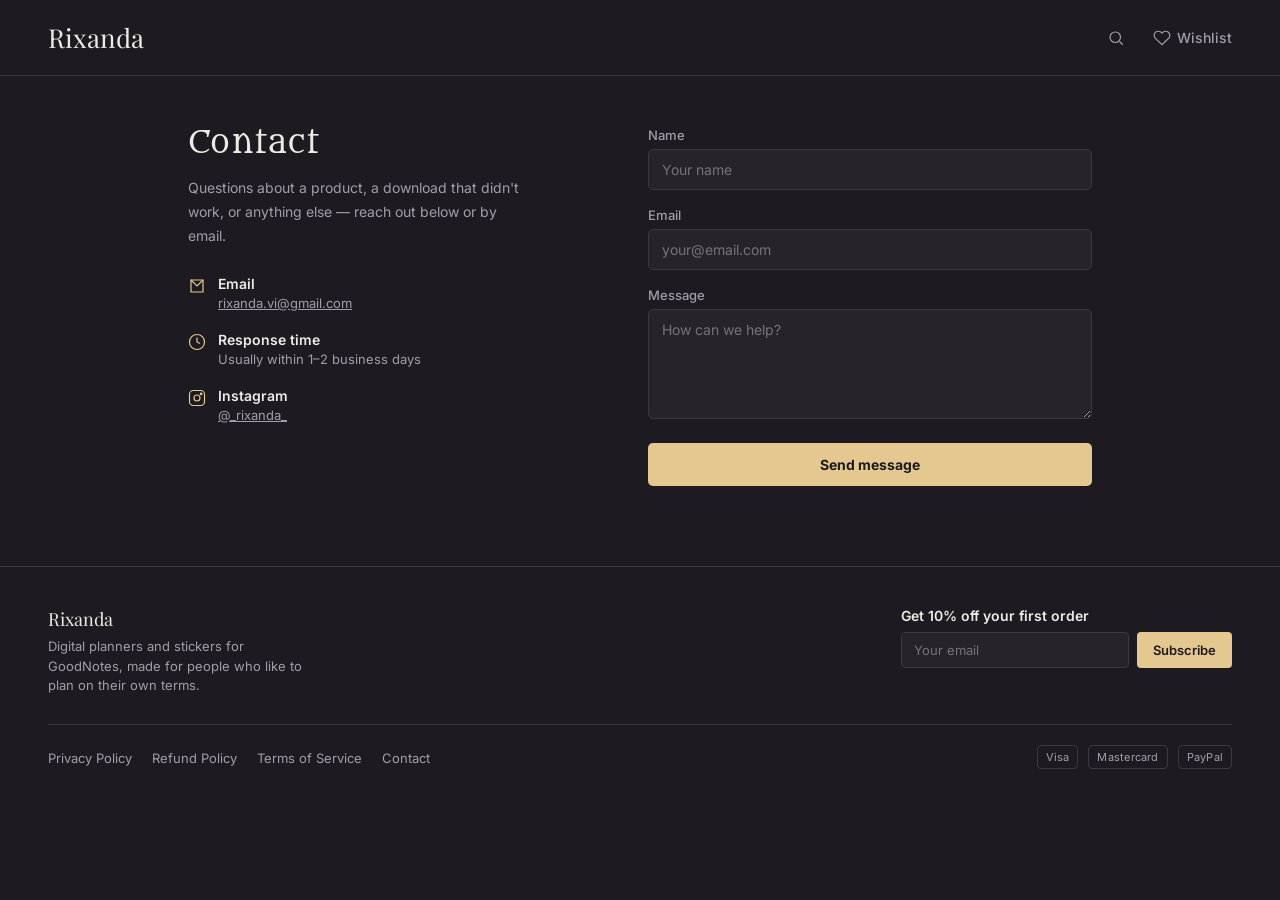
<file: contact.html>
<!DOCTYPE html>
<html lang="en">
<head>
<meta charset="UTF-8">
<meta name="viewport" content="width=device-width, initial-scale=1.0">
<title>Contact — Rixanda</title>
<link rel="preconnect" href="https://fonts.googleapis.com">
<link href="https://fonts.googleapis.com/css2?family=Playfair+Display:ital,wght@0,500;0,700;1,500;1,600&family=Inter:wght@400;500;600;700&display=swap" rel="stylesheet">
<link rel="stylesheet" href="style.css">
<link rel="icon" type="image/png" sizes="32x32" href="assets/favicon-32.png">
<link rel="apple-touch-icon" sizes="180x180" href="assets/favicon-180.png">
<meta property="og:site_name" content="Rixanda">
<meta property="og:title" content="Contact — Rixanda">
<meta property="og:description" content="Digital planners and stickers for GoodNotes — instant download.">
<meta property="og:image" content="https://rixanda.github.io/rixanda-site/assets/hero.jpg">
<meta property="og:url" content="https://rixanda.github.io/rixanda-site/contact.html">
<meta property="og:type" content="website">
<meta name="twitter:card" content="summary_large_image">

</head>
<body>


<nav>
  <a href="index.html" style="text-decoration:none;"><div class="logo">Rixanda</div></a>
  <div class="nav-right">
    <button class="icon-link">
      <svg viewBox="0 0 24 24"><circle cx="11" cy="11" r="7"/><path d="m21 21-4.3-4.3"/></svg>
    </button>
    <a class="icon-link text-hide-mobile" href="wishlist.html">
      <svg viewBox="0 0 24 24"><path d="M20.8 4.6a5.5 5.5 0 0 0-7.8 0L12 5.6l-1-1a5.5 5.5 0 0 0-7.8 7.8l1 1L12 21l7.8-7.6 1-1a5.5 5.5 0 0 0 0-7.8z"/></svg>
      <span>Wishlist</span>
    </a>
    <button class="hamburger" onclick="document.getElementById('mmenu').classList.toggle('open')">
      <svg viewBox="0 0 24 24"><path d="M4 7h16M4 12h16M4 17h16"/></svg>
    </button>
  </div>
  <div class="mobile-menu" id="mmenu">
    <a href="#">All</a>
    <a href="#">Digital Planners</a>
    <a href="#">Digital Stickers</a>
    <a href="wishlist.html">Wishlist</a>
  </div>
</nav>

<div class="contact-wrap">
  <div>
    <h1 class="contact-title display">Contact</h1>
    <p class="contact-intro">Questions about a product, a download that didn't work, or anything else — reach out below or by email.</p>

    <div class="contact-item">
      <svg viewBox="0 0 24 24"><path d="M4 4h16v16H4z"/><path d="m4 4 8 8 8-8"/></svg>
      <div><h4>Email</h4><p><a href="mailto:rixanda.vi@gmail.com">rixanda.vi@gmail.com</a></p></div>
    </div>
    <div class="contact-item">
      <svg viewBox="0 0 24 24"><circle cx="12" cy="12" r="10"/><path d="M12 6v6l4 2"/></svg>
      <div><h4>Response time</h4><p>Usually within 1–2 business days</p></div>
    </div>
    <div class="contact-item">
      <svg viewBox="0 0 24 24"><rect x="2" y="2" width="20" height="20" rx="5"/><circle cx="12" cy="12" r="4"/><circle cx="17.5" cy="6.5" r="1"/></svg>
      <div><h4>Instagram</h4><p><a href="https://www.instagram.com/_rixanda_" target="_blank" rel="noopener">@_rixanda_</a></p></div>
    </div>
  </div>

  <form class="contact-form" onsubmit="return false;">
    <div>
      <label>Name</label>
      <input type="text" placeholder="Your name">
    </div>
    <div>
      <label>Email</label>
      <input type="email" placeholder="your@email.com">
    </div>
    <div>
      <label>Message</label>
      <textarea placeholder="How can we help?"></textarea>
    </div>
    <button type="submit">Send message</button>
  </form>
</div>

<footer>
  <div class="footer-top">
    <div class="footer-brand">
      <div class="logo" style="font-size:18px;">Rixanda</div>
      <p>Digital planners and stickers for GoodNotes, made for people who like to plan on their own terms.</p>
    </div>
    <div class="newsletter">
      <h4>Get 10% off your first order</h4>
      <form onsubmit="return false;">
        <input type="email" placeholder="Your email">
        <button type="submit">Subscribe</button>
      </form>
    </div>
  </div>
  <div class="footer-bottom">
    <ul class="footer-links">
      <li><a href="legal.html">Privacy Policy</a></li>
      <li><a href="legal.html">Refund Policy</a></li>
      <li><a href="legal.html">Terms of Service</a></li>
      <li><a href="contact.html">Contact</a></li>
    </ul>
    <div class="payment-icons">
      <span class="pay-chip">Visa</span>
      <span class="pay-chip">Mastercard</span>
      <span class="pay-chip">PayPal</span>
    </div>
  </div>
</footer>


</body>
</html>
</file>
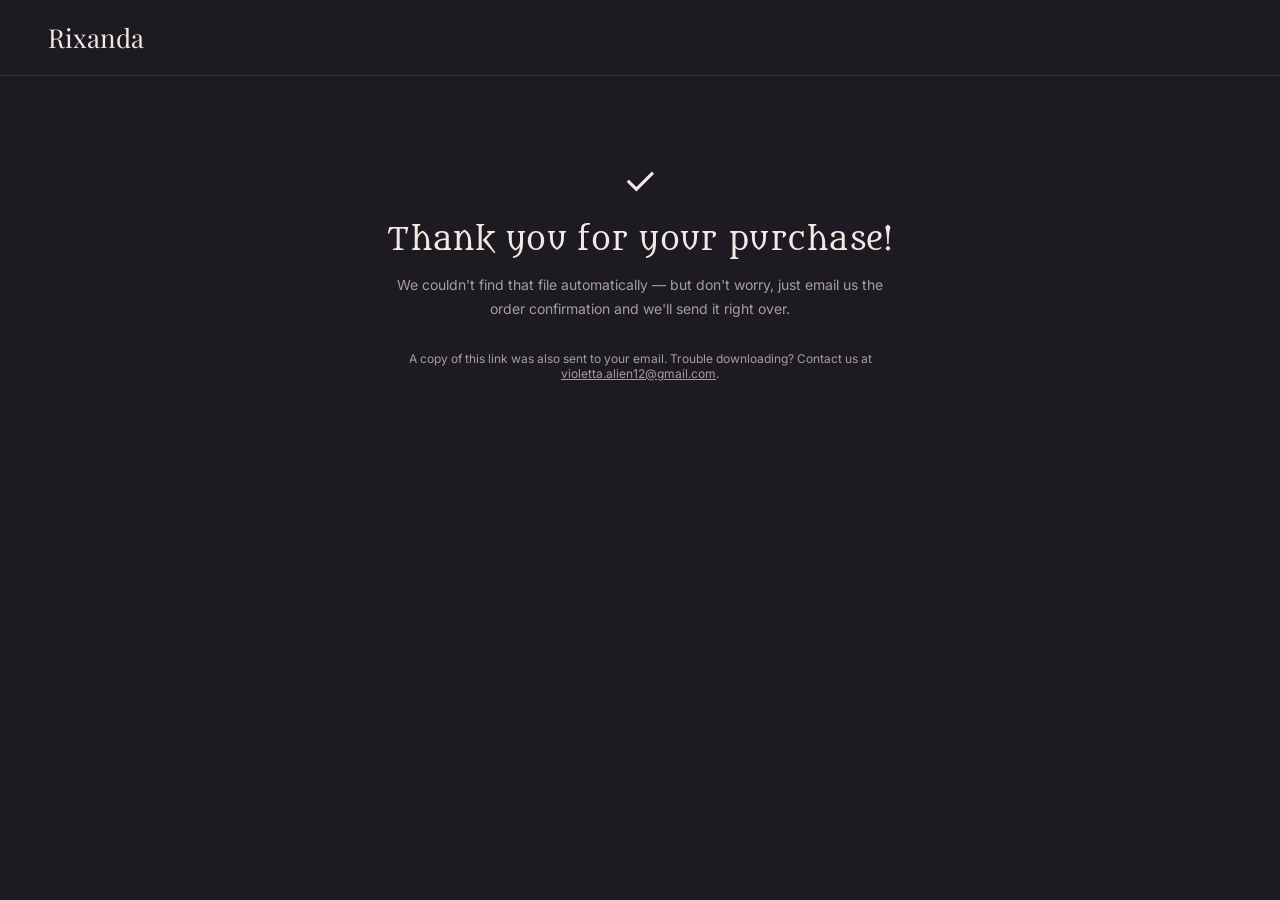
<file: download.html>
<!DOCTYPE html>
<html lang="en">
<head>
<meta charset="UTF-8">
<meta name="viewport" content="width=device-width, initial-scale=1.0">
<title>Thank you — Rixanda</title>
<link rel="preconnect" href="https://fonts.googleapis.com">
<link href="https://fonts.googleapis.com/css2?family=Playfair+Display:ital,wght@0,500;0,700;1,500;1,600&family=Inter:wght@400;500;600;700&display=swap" rel="stylesheet">
<link rel="stylesheet" href="style.css">
<link rel="icon" type="image/png" sizes="32x32" href="assets/favicon-32.png">
<link rel="apple-touch-icon" sizes="180x180" href="assets/favicon-180.png">
<meta name="robots" content="noindex">
<style>
  .dl-wrap {
    max-width: 560px; margin: 0 auto; padding: 80px 24px;
    text-align: center;
  }
  .dl-icon { font-size: 40px; margin-bottom: 16px; }
  .dl-title { font-size: 30px; margin: 0 0 14px; }
  .dl-text { font-size: 14px; color: var(--text-soft); line-height: 1.7; margin: 0 0 30px; }
  .dl-btn {
    display: inline-block; background: var(--accent-soft); color: var(--bg);
    font-weight: 700; font-size: 15px; padding: 15px 30px; border-radius: 6px;
    text-decoration: none;
  }
  .dl-note { margin-top: 22px; font-size: 12px; color: var(--text-soft); }
  .dl-note a { color: var(--text-soft); }
</style>
</head>
<body>

<nav>
  <a href="index.html" style="text-decoration:none;"><div class="logo">Rixanda</div></a>
</nav>

<div class="dl-wrap">
  <div class="dl-icon">✓</div>
  <h1 class="dl-title display">Thank you for your purchase!</h1>
  <p class="dl-text" id="dl-message">Loading your file…</p>
  <a class="dl-btn" id="dl-button" href="#" style="display:none;">Download your file</a>
  <p class="dl-note">A copy of this link was also sent to your email. Trouble downloading? Contact us at <a href="mailto:violetta.alien12@gmail.com">violetta.alien12@gmail.com</a>.</p>
</div>

<script src="products.js?v=2"></script>
<script>
  (function() {
    const params = new URLSearchParams(window.location.search);
    const id = params.get('id');
    fetch('data/products.json')
      .then(r => r.json())
      .then(data => {
        const p = (data.products || []).find(x => x.id === id);
        const msgEl = document.getElementById('dl-message');
        const btnEl = document.getElementById('dl-button');
        if (p && p.file_url) {
          msgEl.textContent = 'Your file — "' + p.name + '" — is ready.';
          btnEl.href = p.file_url;
          btnEl.setAttribute('download', '');
          btnEl.style.display = 'inline-block';
        } else {
          msgEl.textContent = "We couldn't find that file automatically — but don't worry, just email us the order confirmation and we'll send it right over.";
        }
      });
  })();
</script>

</body>
</html>
</file>
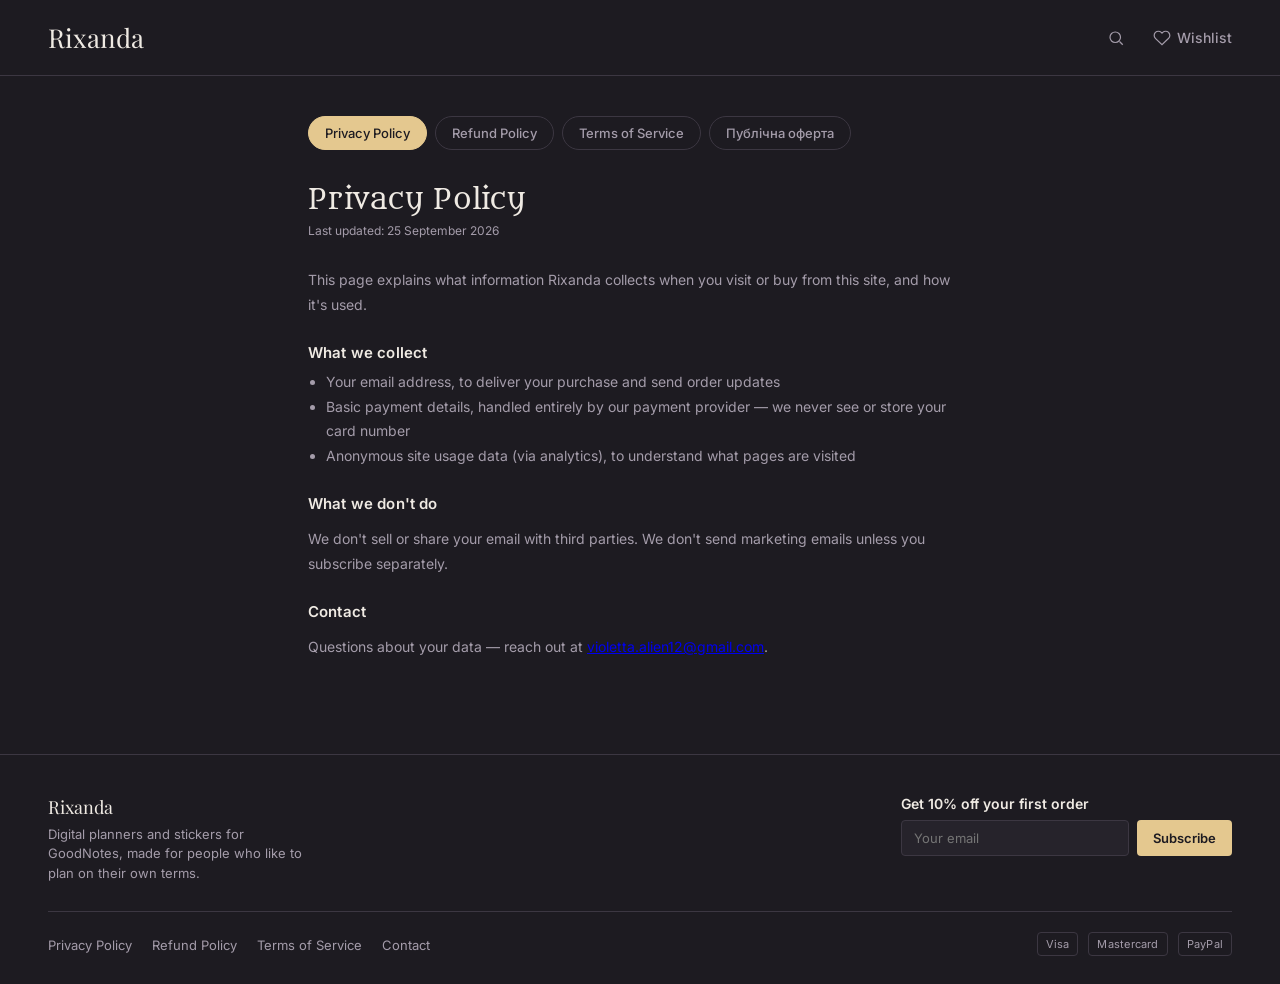
<file: legal.html>
<!DOCTYPE html>
<html lang="en">
<head>
<meta charset="UTF-8">
<meta name="viewport" content="width=device-width, initial-scale=1.0">
<title>Policies — Rixanda</title>
<link rel="preconnect" href="https://fonts.googleapis.com">
<link href="https://fonts.googleapis.com/css2?family=Playfair+Display:ital,wght@0,500;0,700;1,500;1,600&family=Inter:wght@400;500;600;700&display=swap" rel="stylesheet">
<link rel="stylesheet" href="style.css">
<link rel="icon" type="image/png" sizes="32x32" href="assets/favicon-32.png">
<link rel="apple-touch-icon" sizes="180x180" href="assets/favicon-180.png">
<meta property="og:site_name" content="Rixanda">
<meta property="og:title" content="Policies — Rixanda">
<meta property="og:description" content="Digital planners and stickers for GoodNotes — instant download.">
<meta property="og:image" content="https://rixanda.github.io/rixanda-site/assets/hero.jpg">
<meta property="og:url" content="https://rixanda.github.io/rixanda-site/legal.html">
<meta property="og:type" content="website">
<meta name="twitter:card" content="summary_large_image">

</head>
<body>


<nav>
  <a href="index.html" style="text-decoration:none;"><div class="logo">Rixanda</div></a>
  <div class="nav-right">
    <button class="icon-link">
      <svg viewBox="0 0 24 24"><circle cx="11" cy="11" r="7"/><path d="m21 21-4.3-4.3"/></svg>
    </button>
    <a class="icon-link text-hide-mobile" href="wishlist.html">
      <svg viewBox="0 0 24 24"><path d="M20.8 4.6a5.5 5.5 0 0 0-7.8 0L12 5.6l-1-1a5.5 5.5 0 0 0-7.8 7.8l1 1L12 21l7.8-7.6 1-1a5.5 5.5 0 0 0 0-7.8z"/></svg>
      <span>Wishlist</span>
    </a>
    <button class="hamburger" onclick="document.getElementById('mmenu').classList.toggle('open')">
      <svg viewBox="0 0 24 24"><path d="M4 7h16M4 12h16M4 17h16"/></svg>
    </button>
  </div>
  <div class="mobile-menu" id="mmenu">
    <a href="#">All</a>
    <a href="#">Digital Planners</a>
    <a href="#">Digital Stickers</a>
    <a href="wishlist.html">Wishlist</a>
  </div>
</nav>

<div class="legal-wrap">
  <div class="legal-tabs">
    <button class="legal-tab active" onclick="showLegal('privacy')">Privacy Policy</button>
    <button class="legal-tab" onclick="showLegal('refund')">Refund Policy</button>
    <button class="legal-tab" onclick="showLegal('terms')">Terms of Service</button>
    <button class="legal-tab" onclick="showLegal('offer')">Публічна оферта</button>
  </div>

  <div id="privacy" class="legal-page active">
    <h1 class="legal-title display">Privacy Policy</h1>
    <p class="legal-updated">Last updated: 25 September 2026</p>
    <div class="legal-body">
      <p>This page explains what information Rixanda collects when you visit or buy from this site, and how it's used.</p>
      <h3>What we collect</h3>
      <ul>
        <li>Your email address, to deliver your purchase and send order updates</li>
        <li>Basic payment details, handled entirely by our payment provider — we never see or store your card number</li>
        <li>Anonymous site usage data (via analytics), to understand what pages are visited</li>
      </ul>
      <h3>What we don't do</h3>
      <p>We don't sell or share your email with third parties. We don't send marketing emails unless you subscribe separately.</p>
      <h3>Contact</h3>
      <p>Questions about your data — reach out at <a href="mailto:violetta.alien12@gmail.com">violetta.alien12@gmail.com</a>.</p>
    </div>
  </div>

  <div id="refund" class="legal-page">
    <h1 class="legal-title display">Refund Policy</h1>
    <p class="legal-updated">Last updated: 25 September 2026</p>
    <div class="legal-body">
      <p>All products sold here are digital and delivered instantly upon purchase.</p>
      <h3>No refunds after download</h3>
      <p>Because the file is available immediately, we're unable to offer refunds once a product has been downloaded or access has been granted — this is standard practice for digital goods and helps keep prices fair for everyone.</p>
      <h3>Exceptions</h3>
      <ul>
        <li>The file is corrupted or won't open</li>
        <li>You were charged twice for the same order</li>
        <li>The product is significantly different from its description</li>
      </ul>
      <p>In these cases, contact us within 7 days of purchase at <a href="mailto:violetta.alien12@gmail.com">violetta.alien12@gmail.com</a> and we'll make it right.</p>
    </div>
  </div>

  <div id="terms" class="legal-page">
    <h1 class="legal-title display">Terms of Service</h1>
    <p class="legal-updated">Last updated: 25 September 2026</p>
    <div class="legal-body">
      <p>By purchasing from this site, you agree to the following.</p>
      <h3>Seller</h3>
      <p>Rixanda is operated by Vita Romaniuk, a registered private entrepreneur (FOP) in Ukraine, operating under the simplified taxation system.</p>
      <h3>License</h3>
      <p>Products are licensed for personal use only. You may not resell, redistribute, share, or publish the files (or parts of them) publicly, and may not use them for commercial purposes without written permission.</p>
      <h3>Payment</h3>
      <p>Prices are listed in USD. Payment is processed securely by our payment provider at checkout. We do not store your card details.</p>
      <h3>Availability</h3>
      <p>We aim to keep all listed products available, but reserve the right to update or remove products at any time.</p>
      <h3>Full legal terms</h3>
      <p>For the complete legally binding terms (in Ukrainian, as required for Ukrainian sellers), see the <a href="javascript:void(0)" onclick="showLegal('offer')">Публічна оферта</a> tab.</p>
    </div>
  </div>

  <div id="offer" class="legal-page">
    <h1 class="legal-title display">Публічна оферта</h1>
    <p class="legal-updated">Востаннє оновлено: 25 вересня 2026</p>
    <div class="legal-body">
      <p>Цей публічний договір встановлює умови продажу цифрових товарів, розміщених на сайті rixanda.github.io/rixanda-site.</p>
      <p>Постачальник за цим Договором — Фізична особа-підприємець Романюк Віта Ярославівна (РНОКПП 3864200282), яка працює на спрощеній системі оподаткування (надалі — Постачальник), з однієї сторони, пропонує будь-якій дієздатній фізичній особі (надалі — Замовник) придбати цифрові товари на умовах цієї оферти.</p>
      <p>Цей Договір є публічним відповідно до статей 633, 641 Цивільного кодексу України, і його умови є однаковими для всіх Замовників. Беззастережне прийняття умов Договору вважається акцептом цієї оферти.</p>

      <h3>1. Загальні положення та визначення термінів</h3>
      <p><strong>Акцепт</strong> — повне, безумовне і беззастережне прийняття Замовником умов цього Договору шляхом здійснення оплати за замовлені Товари.</p>
      <p><strong>Замовник</strong> — дієздатна фізична особа, яка досягла 18 років, вчинила Акцепт умов цього Договору та купує Товари Постачальника.</p>
      <p><strong>Постачальник</strong> — Фізична особа-підприємець Романюк Віта Ярославівна (РНОКПП 3864200282).</p>
      <p><strong>Товари (цифрові продукти)</strong> — надання Постачальником доступу до цифрових товарів та матеріалів у електронній формі (зокрема цифрових планерів, щоденників, шаблонів, електронних стікерів, графічних матеріалів для самостійного друку чи використання в додатках), асортимент та характеристики яких зазначені на сайті.</p>
      <p><strong>Сайт</strong> — вебсторінка за адресою rixanda.github.io/rixanda-site, через яку здійснюється демонстрація та продаж Товарів.</p>

      <h3>2. Акцептування договору та порядок оформлення замовлення</h3>
      <p>2.1. Підтвердженням повного та безумовного акцептування цієї оферти Замовником є внесення ним плати за замовлені Товари.</p>
      <p>2.2. Договір вважається укладеним з моменту надходження коштів на розрахунковий рахунок Постачальника.</p>
      <p>2.3. Здійснюючи оплату, Замовник підтверджує, що він ознайомлений та повністю згоден із цим Договором, описом Товарів та технічними вимогами для їх використання (зокрема щодо наявності необхідного програмного забезпечення для відкриття цифрових планерів або стікерів).</p>
      <p>2.4. Постачальник зобов'язується надати доступ до оплачених цифрових Товарів, а Замовник — прийняти їх на умовах цього Договору.</p>

      <h3>3. Вартість та порядок розрахунків</h3>
      <p>3.1. Вартість Товарів вказується на сторінці відповідного Товару на Сайті.</p>
      <p>3.2. Розрахунки здійснюються у безготівковій формі через платіжні системи, інтегровані на Сайті.</p>
      <p>3.3. Доставка цифрових Товарів здійснюється шляхом надсилання посилання на завантаження або копіювання файлів на електронну пошту, в месенджер або безпосередньо у вікні підтвердження замовлення після успішної оплати.</p>

      <h3>4. Права інтелектуальної власності та умови використання</h3>
      <p>4.1. Усі цифрові товари (планери, стікери, шаблони, елементи дизайну), розміщені на Сайті, є об'єктами інтелектуальної власності Постачальника.</p>
      <p>4.2. Придбання Товару надає Замовнику невиключне право на його особисте використання.</p>
      <p>4.3. Замовнику суворо забороняється: передавати, продавати, дарувати або поширювати цифрові файли (або їх частини) третім особам; використовувати придбані цифрові товари в комерційних цілях без письмової згоди Постачальника; публікувати файли у відкритому доступі в мережі Інтернет.</p>

      <h3>5. Політика повернення коштів</h3>
      <p>5.1. Усі товари, представлені на Сайті, є цифровим контентом, що надається шляхом електронного завантаження або доступу.</p>
      <p>5.2. Відповідно до чинного законодавства України про захист прав споживачів щодо цифрового контенту, право на відмову від договору та повернення коштів втрачається після надання доступу до цифрового товару (надсилання посилання або завантаження файлу), оскільки цифровий товар вважається використаним і не підлягає поверненню.</p>
      <p>5.3. Якщо Замовник зіткнувся з технічними проблемами під час завантаження чи відкриття файлів, Постачальник зобов'язується надати технічну підтримку та повторно надіслати справні файли.</p>

      <h3>6. Відповідальність сторін</h3>
      <p>6.1. Постачальник не несе відповідальності за неможливість використання цифрового товару Замовником, якщо це викликано відсутністю у Замовника необхідного технічного забезпечення, пристроїв або сумісних програмних додатків.</p>
      <p>6.2. Постачальник не зберігає платіжні дані Замовника. Реквізити банківських карток обробляються захищеними платіжними сервісами.</p>

      <h3>7. Демонстраційні дані</h3>
      <p>Усі дані, макети, скріншоти та приклади заповнення планерів, наведені на Сайті, мають виключно демонстраційний характер.</p>

      <h3>8. Форс-мажор та вирішення спорів</h3>
      <p>8.1. Сторони звільняються від відповідальності за невиконання зобов'язань у разі виникнення обставин непереборної сили (форс-мажор).</p>
      <p>8.2. Усі спори вирішуються шляхом переговорів. У разі недосягнення згоди — в судовому порядку згідно з чинним законодавством України.</p>

      <h3>9. Строк дії договору</h3>
      <p>Цей Договір набирає чинності з моменту оплати Товару Замовником і діє до повного виконання Постачальником зобов'язання щодо надання доступу до придбаного цифрового Товару.</p>

      <h3>Контакти</h3>
      <p>Email: <a href="mailto:violetta.alien12@gmail.com">violetta.alien12@gmail.com</a></p>
    </div>
  </div>
</div>

<footer>
  <div class="footer-top">
    <div class="footer-brand">
      <div class="logo" style="font-size:18px;">Rixanda</div>
      <p>Digital planners and stickers for GoodNotes, made for people who like to plan on their own terms.</p>
    </div>
    <div class="newsletter">
      <h4>Get 10% off your first order</h4>
      <form onsubmit="return false;">
        <input type="email" placeholder="Your email">
        <button type="submit">Subscribe</button>
      </form>
    </div>
  </div>
  <div class="footer-bottom">
    <ul class="footer-links">
      <li><a href="legal.html">Privacy Policy</a></li>
      <li><a href="legal.html">Refund Policy</a></li>
      <li><a href="legal.html">Terms of Service</a></li>
      <li><a href="contact.html">Contact</a></li>
    </ul>
    <div class="payment-icons">
      <span class="pay-chip">Visa</span>
      <span class="pay-chip">Mastercard</span>
      <span class="pay-chip">PayPal</span>
    </div>
  </div>
</footer>

<script>
function showLegal(id) {
  document.querySelectorAll('.legal-page').forEach(el => el.classList.remove('active'));
  document.querySelectorAll('.legal-tab').forEach(el => el.classList.remove('active'));
  document.getElementById(id).classList.add('active');
  event.target.classList.add('active');
}
</script>


</body>
</html>
</file>
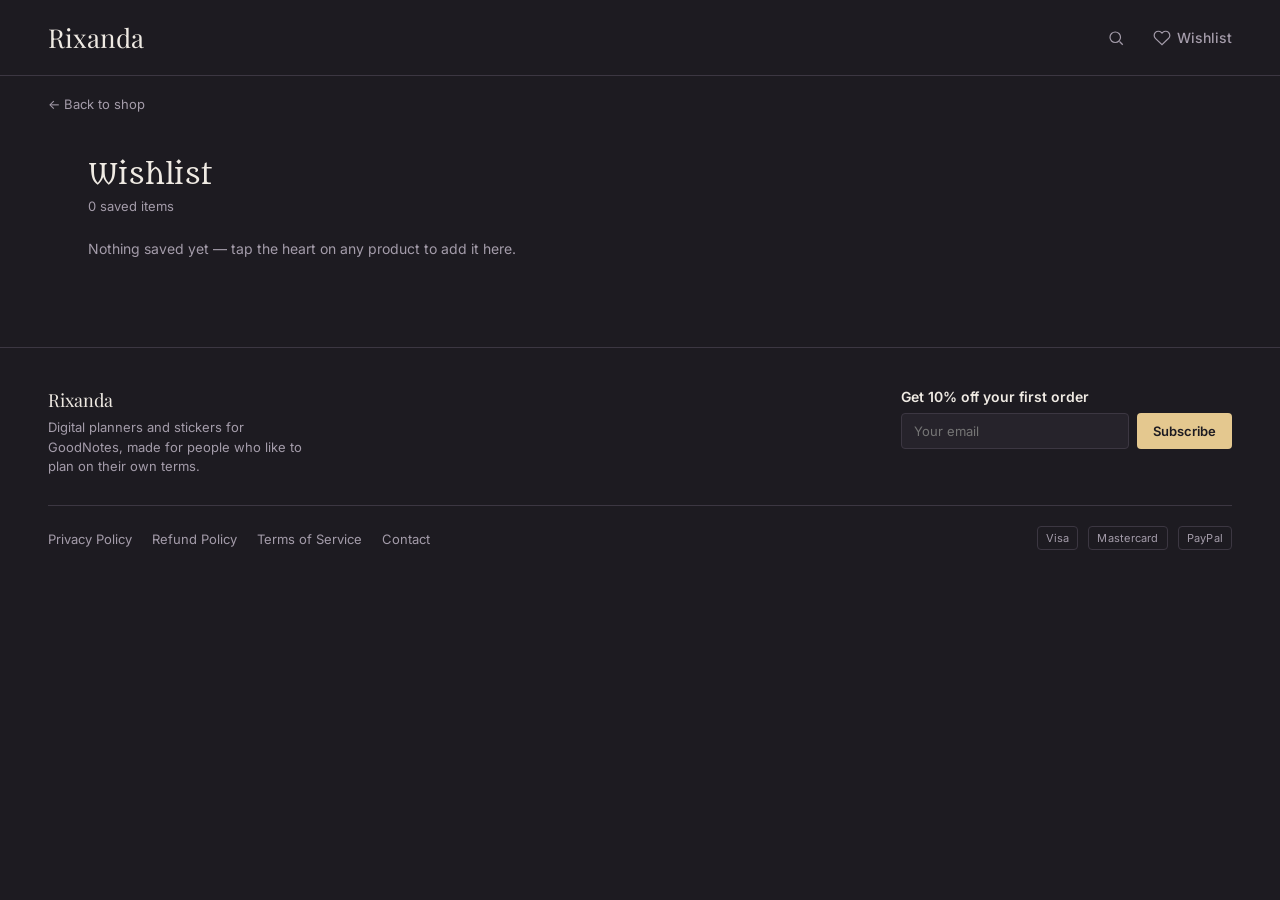
<file: wishlist.html>
<!DOCTYPE html>
<html lang="en">
<head>
<meta charset="UTF-8">
<meta name="viewport" content="width=device-width, initial-scale=1.0">
<title>Wishlist — Rixanda</title>
<link rel="preconnect" href="https://fonts.googleapis.com">
<link href="https://fonts.googleapis.com/css2?family=Playfair+Display:ital,wght@0,500;0,700;1,500;1,600&family=Inter:wght@400;500;600;700&display=swap" rel="stylesheet">
<link rel="stylesheet" href="style.css">
<link rel="icon" type="image/png" sizes="32x32" href="assets/favicon-32.png">
<link rel="apple-touch-icon" sizes="180x180" href="assets/favicon-180.png">
<meta property="og:site_name" content="Rixanda">
<meta property="og:title" content="Wishlist — Rixanda">
<meta property="og:description" content="Digital planners and stickers for GoodNotes — instant download.">
<meta property="og:image" content="https://rixanda.github.io/rixanda-site/assets/hero.jpg">
<meta property="og:url" content="https://rixanda.github.io/rixanda-site/wishlist.html">
<meta property="og:type" content="website">
<meta name="twitter:card" content="summary_large_image">

</head>
<body>


<nav>
  <a href="index.html" style="text-decoration:none;"><div class="logo">Rixanda</div></a>
  <div class="nav-right">
    <button class="icon-link">
      <svg viewBox="0 0 24 24"><circle cx="11" cy="11" r="7"/><path d="m21 21-4.3-4.3"/></svg>
    </button>
    <a class="icon-link text-hide-mobile" href="wishlist.html">
      <svg viewBox="0 0 24 24"><path d="M20.8 4.6a5.5 5.5 0 0 0-7.8 0L12 5.6l-1-1a5.5 5.5 0 0 0-7.8 7.8l1 1L12 21l7.8-7.6 1-1a5.5 5.5 0 0 0 0-7.8z"/></svg>
      <span>Wishlist</span>
    </a>
    <button class="hamburger" onclick="document.getElementById('mmenu').classList.toggle('open')">
      <svg viewBox="0 0 24 24"><path d="M4 7h16M4 12h16M4 17h16"/></svg>
    </button>
  </div>
  <div class="mobile-menu" id="mmenu">
    <a href="#">All</a>
    <a href="#">Digital Planners</a>
    <a href="#">Digital Stickers</a>
    <a href="wishlist.html">Wishlist</a>
  </div>
</nav>

<a class="back-link" href="index.html">&larr; Back to shop</a>
<div class="wish-heading">
  <h1 class="display">Wishlist</h1>
  <p id="wishlist-count">Loading…</p>
</div>

<div class="grid" id="wishlist-grid"></div>
<div class="wish-empty" id="wishlist-empty" style="display:none;">Nothing saved yet — tap the heart on any product to add it here.</div>

<footer>
  <div class="footer-top">
    <div class="footer-brand">
      <div class="logo" style="font-size:18px;">Rixanda</div>
      <p>Digital planners and stickers for GoodNotes, made for people who like to plan on their own terms.</p>
    </div>
    <div class="newsletter">
      <h4>Get 10% off your first order</h4>
      <form onsubmit="return false;">
        <input type="email" placeholder="Your email">
        <button type="submit">Subscribe</button>
      </form>
    </div>
  </div>
  <div class="footer-bottom">
    <ul class="footer-links">
      <li><a href="legal.html">Privacy Policy</a></li>
      <li><a href="legal.html">Refund Policy</a></li>
      <li><a href="legal.html">Terms of Service</a></li>
      <li><a href="contact.html">Contact</a></li>
    </ul>
    <div class="payment-icons">
      <span class="pay-chip">Visa</span>
      <span class="pay-chip">Mastercard</span>
      <span class="pay-chip">PayPal</span>
    </div>
  </div>
</footer>


<script src="products.js?v=2"></script>
</body>
</html>
</file>
<file: style.css>
:root {
    --bg: #1d1b21;
    --panel: #26232b;
    --panel-2: #302c36;
    --border: #3c3742;
    --text: #efeae3;
    --text-soft: #a49caa;
    --accent: #cda86a;
    --accent-soft: #e4c88f;
  }
  * { box-sizing: border-box; }
  body {
    margin: 0;
    background: var(--bg);
    color: var(--text);
    font-family: 'Inter', sans-serif;
  }
  @font-face {
    font-family: 'Metamorphous';
    src: url('assets/fonts/Metamorphous-Regular.ttf') format('truetype');
    font-weight: 400;
    font-style: normal;
    font-display: swap;
  }
  h1, h2, h3, .display {
    font-family: 'Metamorphous', 'Playfair Display', serif;
    font-weight: 400;
    letter-spacing: 0.01em;
    -webkit-font-smoothing: antialiased;
    -moz-osx-font-smoothing: grayscale;
    text-rendering: optimizeLegibility;
  }

  /* ---- NAV ---- */
  nav {
    display: flex;
    align-items: center;
    justify-content: space-between;
    padding: 20px 48px;
    border-bottom: 1px solid var(--border);
    position: relative;
  }
  .logo { font-family: 'Playfair Display', serif; font-weight: 400; font-size: 26px; color: var(--text); -webkit-font-smoothing: antialiased; -moz-osx-font-smoothing: grayscale; }
  .nav-right { display: flex; align-items: center; gap: 22px; }
  .icon-link {
    display: flex; align-items: center; gap: 6px;
    color: var(--text-soft); text-decoration: none;
    font-size: 14px; font-weight: 500;
    background: none; border: none; cursor: pointer; font-family: inherit;
  }
  .icon-link svg { width: 18px; height: 18px; stroke: var(--text-soft); fill: none; stroke-width: 1.6; }
  .icon-link:hover, .icon-link:hover svg { color: var(--text); stroke: var(--text); }
  .hamburger { display: none; }

  /* ---- CATEGORY BAR ---- */
  .cat-bar {
    display: flex; gap: 8px; padding: 18px 48px; flex-wrap: wrap;
    border-bottom: 1px solid var(--border);
  }
  .cat-bar-inline {
    max-width: 1200px; margin: 0 auto; padding: 44px 48px 0; border-bottom: none;
  }
  .cat-pill {
    padding: 7px 16px; border-radius: 20px; font-size: 13px; font-weight: 500;
    text-decoration: none; color: var(--text-soft); border: 1px solid var(--border); background: transparent;
  }
  .cat-pill.active { color: var(--bg); background: var(--accent-soft); border-color: var(--accent-soft); }
  .cat-pill.add { color: var(--text-soft); border-style: dashed; }

  /* ---- HERO ---- */
  .hero {
    position: relative; min-height: 300px;
    background-image:
      linear-gradient(90deg, rgba(29,27,33,0.92) 0%, rgba(29,27,33,0.78) 30%, rgba(29,27,33,0.12) 52%, rgba(29,27,33,0) 100%),
      url('assets/hero.jpg');
    background-size: cover; background-position: center;
    display: flex; align-items: center;
  }
  .hero-inner { padding: 0 48px; max-width: 560px; }
  .hero-inner .display { font-size: 30px; line-height: 1.15; margin: 0 0 12px; color: var(--text); }
  .hero-inner p { color: var(--text-soft); font-size: 15px; line-height: 1.6; margin: 0; }

  /* ---- HOW IT WORKS ---- */
  .how {
    max-width: 1200px; margin: 0 auto;
    padding: 48px 48px 12px;
    display: grid;
    grid-template-columns: repeat(3, 1fr);
    gap: 32px;
    border-bottom: 1px solid var(--border);
    padding-bottom: 44px;
  }
  .how-step { display: flex; gap: 14px; }
  .how-num {
    flex-shrink: 0;
    width: 30px; height: 30px; border-radius: 50%;
    border: 1px solid var(--border);
    display: flex; align-items: center; justify-content: center;
    font-size: 13px; color: var(--accent-soft); font-weight: 600;
  }
  .how-step h4 { margin: 2px 0 4px; font-size: 15px; font-weight: 600; font-family: 'Inter', sans-serif; letter-spacing: 0; }
  .how-step p { margin: 0; font-size: 13px; color: var(--text-soft); line-height: 1.5; }

  /* ---- PRODUCT GRID ---- */
  .section-heading {
    padding: 44px 48px 20px; display: flex; align-items: baseline; justify-content: space-between;
    max-width: 1200px; margin: 0 auto;
  }
  .section-heading .display { font-size: 30px; margin: 0; }
  .section-heading span { font-size: 13px; color: var(--text-soft); }
  .grid {
    max-width: 1200px; margin: 0 auto; padding: 0 48px 80px;
    display: flex; gap: 24px; align-items: flex-start;
  }
  .masonry-col { display: flex; flex-direction: column; gap: 24px; flex: 1; min-width: 0; }
  .product { text-decoration: none; color: inherit; display: block; }
  .product-thumb {
    position: relative; border-radius: 6px; margin-bottom: 12px;
    background: var(--panel); border: 1px solid var(--border); overflow: hidden;
  }
  .product-thumb.no-image { min-height: 220px; }
  .product-thumb img { width: 100%; height: auto; display: block; }
  .thumb-fill {
    position: absolute; inset: 0; display: flex; align-items: center; justify-content: center;
    color: var(--text-soft); font-size: 12px; text-align: center; padding: 12px;
  }
  .wish-btn {
    position: absolute; top: 10px; right: 10px; width: 30px; height: 30px; border-radius: 50%;
    background: rgba(29,27,33,0.55); border: none; display: flex; align-items: center; justify-content: center; cursor: pointer;
  }
  .wish-btn svg { width: 15px; height: 15px; stroke: var(--text); fill: none; stroke-width: 1.6; }
  .wish-btn.saved svg { fill: var(--accent-soft); stroke: var(--accent-soft); }
  .pp-wish-btn.saved svg { fill: var(--accent-soft); stroke: var(--accent-soft); }
  .product-name { font-size: 14px; font-weight: 500; margin: 0 0 4px; line-height: 1.35; }
  .product-price { font-size: 13px; color: var(--text-soft); margin: 0; }
  .add-tile {
    aspect-ratio: 4/5; border-radius: 6px; border: 1px dashed var(--border);
    display: flex; flex-direction: column; align-items: center; justify-content: center;
    color: var(--text-soft); font-size: 13px; gap: 8px;
  }
  .add-tile svg { width: 22px; height: 22px; stroke: var(--text-soft); fill: none; stroke-width: 1.4; }

  /* ---- FOOTER ---- */
  footer { border-top: 1px solid var(--border); padding: 40px 48px 28px; }
  .footer-top {
    display: flex; justify-content: space-between; align-items: flex-start;
    flex-wrap: wrap; gap: 28px; padding-bottom: 28px; border-bottom: 1px solid var(--border); margin-bottom: 20px;
  }
  .footer-brand p { color: var(--text-soft); font-size: 13px; margin: 6px 0 0; max-width: 260px; line-height: 1.5; }
  .newsletter { min-width: 260px; }
  .newsletter h4 { margin: 0 0 8px; font-size: 14px; font-weight: 600; }
  .newsletter form { display: flex; gap: 8px; }
  .newsletter input {
    flex: 1; background: var(--panel); border: 1px solid var(--border); border-radius: 4px;
    padding: 9px 12px; color: var(--text); font-size: 13px; font-family: inherit;
  }
  .newsletter button {
    background: var(--accent-soft); color: var(--bg); border: none; border-radius: 4px;
    padding: 9px 16px; font-size: 13px; font-weight: 600; cursor: pointer; font-family: inherit;
  }
  .footer-bottom {
    display: flex; justify-content: space-between; align-items: center; flex-wrap: wrap; gap: 16px;
  }
  .footer-links { display: flex; gap: 20px; list-style: none; padding: 0; margin: 0; }
  .footer-links a { color: var(--text-soft); text-decoration: none; font-size: 13px; }
  .payment-icons { display: flex; gap: 10px; align-items: center; }
  .pay-chip {
    font-size: 11px; color: var(--text-soft); border: 1px solid var(--border);
    border-radius: 4px; padding: 4px 8px; letter-spacing: 0.02em;
  }

  /* ---- MOBILE MENU ---- */
  .mobile-menu {
    display: none;
    position: absolute; top: 100%; left: 0; right: 0;
    background: var(--panel); border-bottom: 1px solid var(--border);
    padding: 10px 20px 16px; flex-direction: column; gap: 4px; z-index: 20;
  }
  .mobile-menu a {
    color: var(--text); text-decoration: none; font-size: 15px; padding: 10px 4px;
    border-bottom: 1px solid var(--border);
  }
  .mobile-menu.open { display: flex; }

  @media (max-width: 900px) {
    .nav-right .icon-link.text-hide-mobile span { display: none; }
    nav { padding: 16px 20px; }
    .hamburger {
      display: flex; align-items: center; justify-content: center;
      width: 32px; height: 32px; background: none; border: none; cursor: pointer;
    }
    .hamburger svg { width: 22px; height: 22px; stroke: var(--text); fill: none; stroke-width: 1.8; }
    .cat-bar { padding: 14px 20px; }
    .hero-inner { padding: 0 20px; max-width: 100%; }
    .hero {
      min-height: 230px; align-items: flex-end; padding-bottom: 20px;
      background-image:
        linear-gradient(0deg, rgba(29,27,33,0.92) 0%, rgba(29,27,33,0.7) 40%, rgba(29,27,33,0) 75%),
        url('assets/hero.jpg');
      background-position: 28% center;
    }
    .hero-inner .display { font-size: 22px; line-height: 1.3; margin: 0 0 6px; opacity: 0.9; }
    .hero-inner p { font-size: 13px; line-height: 1.45; max-width: 260px; }
    .how { grid-template-columns: 1fr; padding: 32px 20px 12px; gap: 20px; padding-bottom: 28px; }
    .cat-bar-inline {
      flex-wrap: nowrap;
      overflow-x: auto;
      -webkit-overflow-scrolling: touch;
      padding: 24px 20px 0;
      scrollbar-width: none;
    }
    .cat-bar-inline::-webkit-scrollbar { display: none; }
    .cat-pill { flex-shrink: 0; }
    .grid { gap: 16px; padding: 0 20px 60px; }
    .masonry-col { gap: 16px; }
    .section-heading { padding: 32px 20px 14px; }
    footer { padding: 32px 20px 24px; }
    .newsletter form { flex-direction: column; }
  }

/* ---- product page ---- */

  .breadcrumb {
    max-width: 1200px; margin: 0 auto; padding: 20px 48px 0;
    font-size: 13px; color: var(--text-soft);
  }
  .breadcrumb a { color: var(--text-soft); text-decoration: none; }
  .breadcrumb a:hover { color: var(--text); }
  .product-page {
    max-width: 1200px; margin: 0 auto; padding: 28px 48px 60px;
    display: grid; grid-template-columns: 1fr 1.15fr; gap: 56px;
  }
  .pp-gallery-main {
    position: relative; max-width: 520px; border-radius: 8px;
    background: var(--panel); border: 1px solid var(--border);
    display: flex; align-items: center; justify-content: center;
    color: var(--text-soft); font-size: 13px; overflow: hidden;
    cursor: zoom-in;
  }
  .pp-gallery-main img { width: 100%; height: auto; display: block; }
  .pp-nav-arrow {
    position: absolute; top: 50%; transform: translateY(-50%);
    width: 34px; height: 34px; border-radius: 50%; border: none;
    background: rgba(29,27,33,0.55); display: flex; align-items: center; justify-content: center;
    cursor: pointer; z-index: 2;
  }
  .pp-nav-arrow svg { width: 18px; height: 18px; stroke: var(--text); fill: none; stroke-width: 2; }
  .pp-nav-prev { left: 12px; }
  .pp-nav-next { right: 12px; }
  .pp-wish-btn {
    position: absolute; top: 14px; right: 14px; width: 36px; height: 36px; border-radius: 50%;
    background: rgba(29,27,33,0.6); border: none; display: flex; align-items: center; justify-content: center; cursor: pointer;
    z-index: 2;
  }
  .pp-wish-btn svg { width: 17px; height: 17px; stroke: var(--text); fill: none; stroke-width: 1.6; }
  .pp-thumbs { display: flex; gap: 10px; margin-top: 12px; max-width: 520px; flex-wrap: wrap; }
  .pp-thumb {
    width: 96px; height: 120px; border-radius: 5px; background: var(--panel);
    border: 1px solid var(--border); flex-shrink: 0;
  }
  .pp-thumb.active { border-color: var(--accent-soft); }

  .pp-lightbox {
    display: none; position: fixed; inset: 0; z-index: 999;
    background: rgba(20,18,26,0.92); align-items: center; justify-content: center;
    padding: 40px;
  }
  .pp-lightbox.open { display: flex; }
  .pp-lightbox img { max-width: 90vw; max-height: 90vh; border-radius: 6px; }
  .pp-lightbox-close {
    position: absolute; top: 24px; right: 28px; width: 40px; height: 40px; border-radius: 50%;
    border: none; background: rgba(255,255,255,0.1); color: var(--text); font-size: 20px; cursor: pointer;
  }

  .pp-category { font-size: 12px; color: var(--accent-soft); font-weight: 600; letter-spacing: 0.03em; text-transform: uppercase; margin: 0 0 10px; }
  .pp-title { font-size: 32px; margin: 0 0 12px; }
  .pp-price { font-size: 20px; color: var(--text); margin: 0 0 22px; font-weight: 600; font-family: 'Inter', sans-serif; }
  .pp-desc { font-size: 14px; line-height: 1.7; color: var(--text-soft); margin: 0 0 26px; white-space: pre-line; }
  .pp-actions { display: flex; gap: 12px; margin-bottom: 30px; }
  .btn-buy {
    flex: 1; background: var(--accent-soft); color: var(--bg); border: none; border-radius: 5px;
    padding: 15px 20px; font-size: 15px; font-weight: 700; cursor: pointer; font-family: 'Inter', sans-serif;
  }
  .btn-wish-outline {
    width: 52px; border-radius: 5px; border: 1px solid var(--border); background: transparent;
    display: flex; align-items: center; justify-content: center; cursor: pointer;
  }
  .btn-wish-outline svg { width: 19px; height: 19px; stroke: var(--text); fill: none; stroke-width: 1.6; }
  .btn-wish-outline.saved { border-color: var(--accent-soft); }
  .btn-wish-outline.saved svg { fill: var(--accent-soft); stroke: var(--accent-soft); }

  .pp-meta {
    border-top: 1px solid var(--border); padding-top: 22px;
    display: flex; flex-direction: column; gap: 10px;
  }
  .pp-meta-row { display: flex; justify-content: space-between; font-size: 13px; }
  .pp-meta-row span:first-child { color: var(--text-soft); }

  .related-heading { max-width: 1200px; margin: 0 auto; padding: 0 48px 20px; border-top: 1px solid var(--border); padding-top: 44px; }
  .related-heading .display { font-size: 24px; margin: 0; }

  @media (max-width: 900px) {
    .product-page { grid-template-columns: 1fr; padding: 20px 20px 40px; gap: 24px; }
    .breadcrumb { padding: 16px 20px 0; }
    .pp-title { font-size: 26px; }
    .related-heading { padding: 32px 20px 16px; }
  }

/* ---- wishlist page ---- */

  .wish-heading { max-width: 1200px; margin: 0 auto; padding: 44px 48px 6px; }
  .wish-heading .display { font-size: 28px; margin: 0 0 6px; }
  .wish-heading p { font-size: 13px; color: var(--text-soft); margin: 0; }
  .wish-empty {
    max-width: 1200px; margin: 0 auto; padding: 20px 48px 90px;
    color: var(--text-soft); font-size: 14px;
  }

  @media (max-width: 900px) {
    .wish-heading { padding: 32px 20px 4px; }
  }

/* ---- legal pages ---- */

  .legal-wrap { max-width: 760px; margin: 0 auto; padding: 40px 48px 80px; }
  .legal-tabs { display: flex; gap: 8px; margin-bottom: 32px; flex-wrap: wrap; }
  .legal-tab {
    padding: 8px 16px; border-radius: 20px; font-size: 13px; font-weight: 500;
    border: 1px solid var(--border); background: transparent; color: var(--text-soft);
    cursor: pointer; font-family: 'Inter', sans-serif;
  }
  .legal-tab.active { background: var(--accent-soft); color: var(--bg); border-color: var(--accent-soft); }
  .legal-title { font-size: 28px; margin: 0 0 6px; }
  .legal-updated { font-size: 12px; color: var(--text-soft); margin: 0 0 30px; }
  .legal-body h3 { font-size: 15px; font-family: 'Inter', sans-serif; font-weight: 600; margin: 26px 0 8px; }
  .legal-body p, .legal-body li { font-size: 14px; line-height: 1.75; color: var(--text-soft); }
  .legal-body ul { padding-left: 18px; margin: 8px 0; }
  .legal-page { display: none; }
  .legal-page.active { display: block; }

  @media (max-width: 900px) {
    .legal-wrap { padding: 28px 20px 60px; }
    .legal-title { font-size: 22px; }
  }

/* ---- contact page ---- */

  .contact-wrap {
    max-width: 1000px; margin: 0 auto; padding: 48px 48px 80px;
    display: grid; grid-template-columns: 1fr 1.1fr; gap: 56px;
  }
  .contact-title { font-size: 30px; margin: 0 0 14px; }
  .contact-intro { font-size: 14px; line-height: 1.7; color: var(--text-soft); margin: 0 0 28px; max-width: 340px; }
  .contact-item { display: flex; gap: 12px; align-items: flex-start; margin-bottom: 20px; }
  .contact-item svg { width: 18px; height: 18px; stroke: var(--accent-soft); fill: none; stroke-width: 1.6; flex-shrink: 0; margin-top: 2px; }
  .contact-item h4 { margin: 0 0 3px; font-size: 14px; font-weight: 600; font-family: 'Inter', sans-serif; }
  .contact-item p { margin: 0; font-size: 13px; color: var(--text-soft); }
  .contact-item a { color: var(--text-soft); }

  .contact-form { display: flex; flex-direction: column; gap: 14px; }
  .contact-form label { font-size: 13px; font-weight: 500; color: var(--text-soft); }
  .contact-form input, .contact-form textarea {
    width: 100%; background: var(--panel); border: 1px solid var(--border); border-radius: 5px;
    padding: 11px 13px; color: var(--text); font-size: 14px; font-family: 'Inter', sans-serif;
    margin-top: 5px;
  }
  .contact-form textarea { resize: vertical; min-height: 110px; }
  .contact-form button {
    margin-top: 6px; background: var(--accent-soft); color: var(--bg); border: none; border-radius: 5px;
    padding: 13px 20px; font-size: 14px; font-weight: 700; cursor: pointer; font-family: 'Inter', sans-serif;
  }

  @media (max-width: 900px) {
    .contact-wrap { grid-template-columns: 1fr; padding: 28px 20px 60px; gap: 32px; }
    .contact-title { font-size: 24px; }
  }

/* ---- back link ---- */

  .back-link {
    display: inline-flex; align-items: center; gap: 6px;
    max-width: 1200px; margin: 0 auto; padding: 20px 48px 0;
    font-size: 13px; color: var(--text-soft); text-decoration: none;
  }
  .back-link:hover { color: var(--text); }
  @media (max-width: 900px) {
    .back-link { padding: 16px 20px 0; }
  }
</file>
